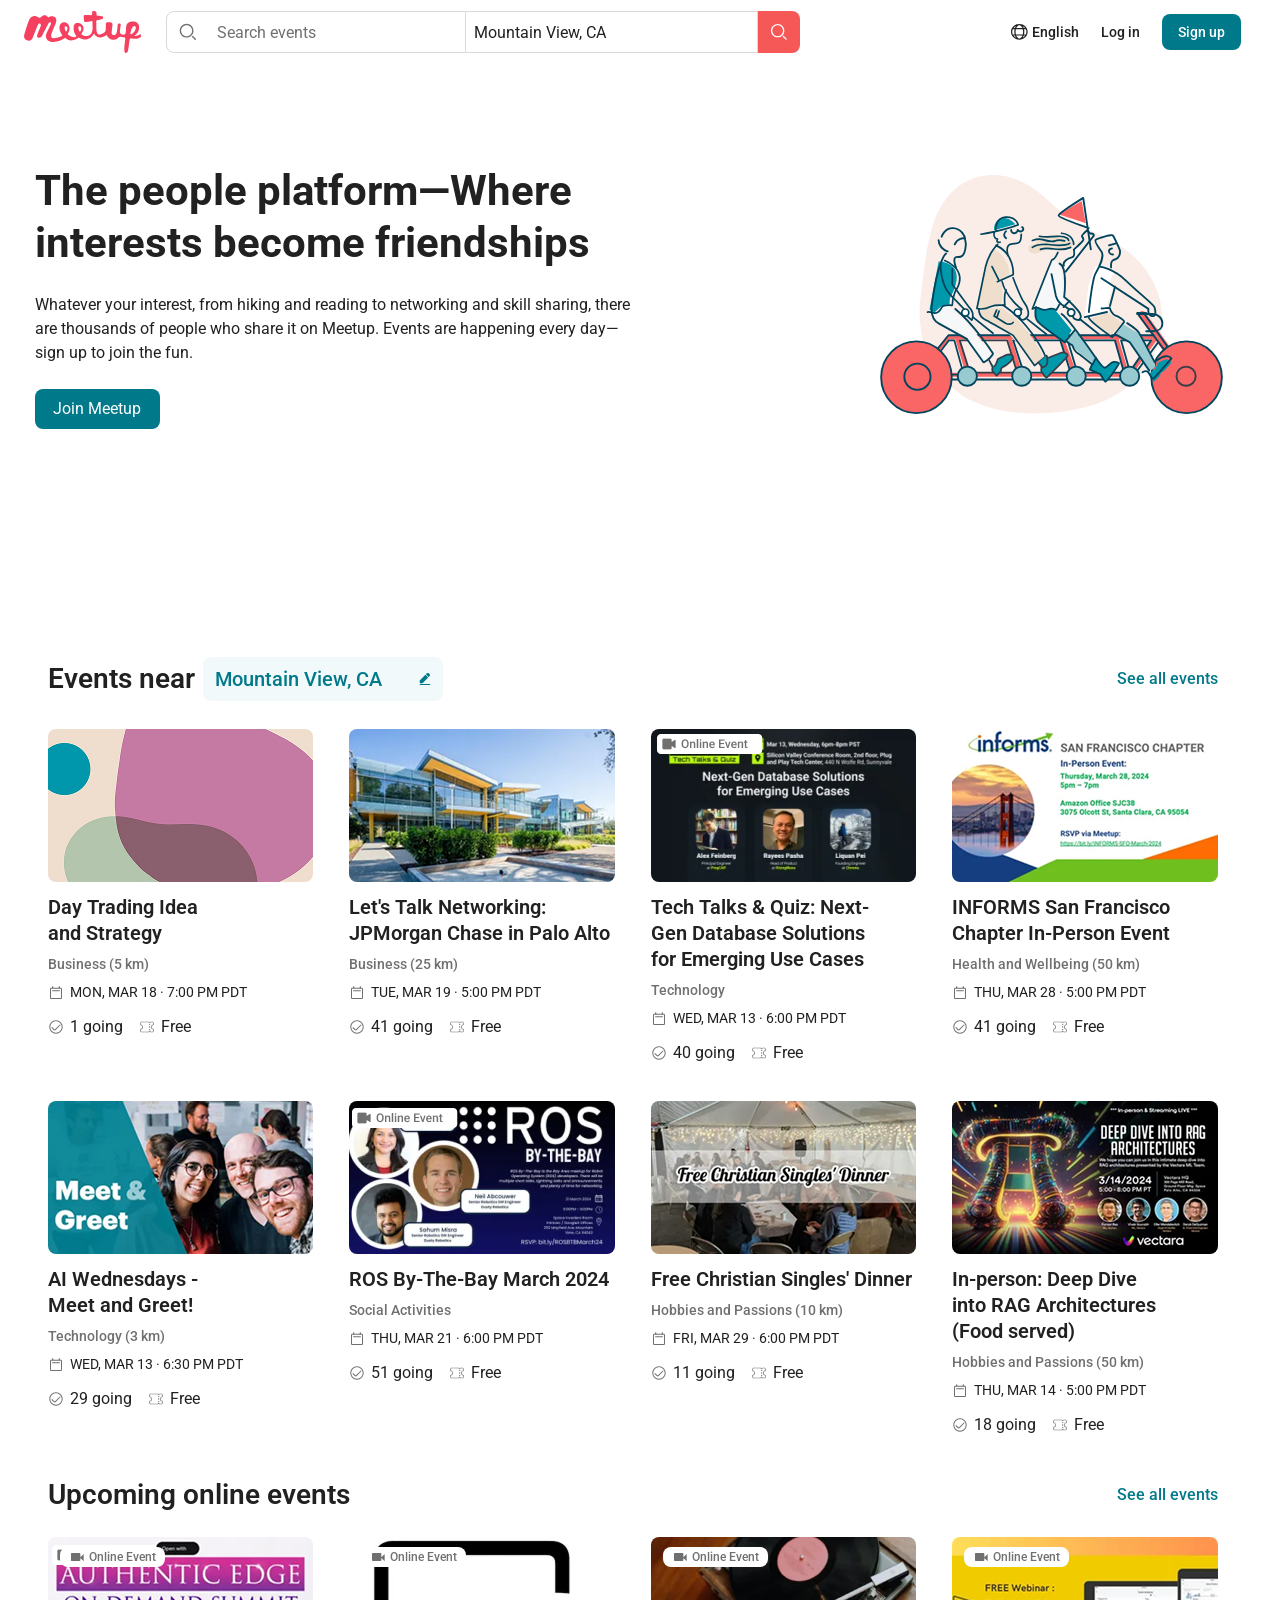
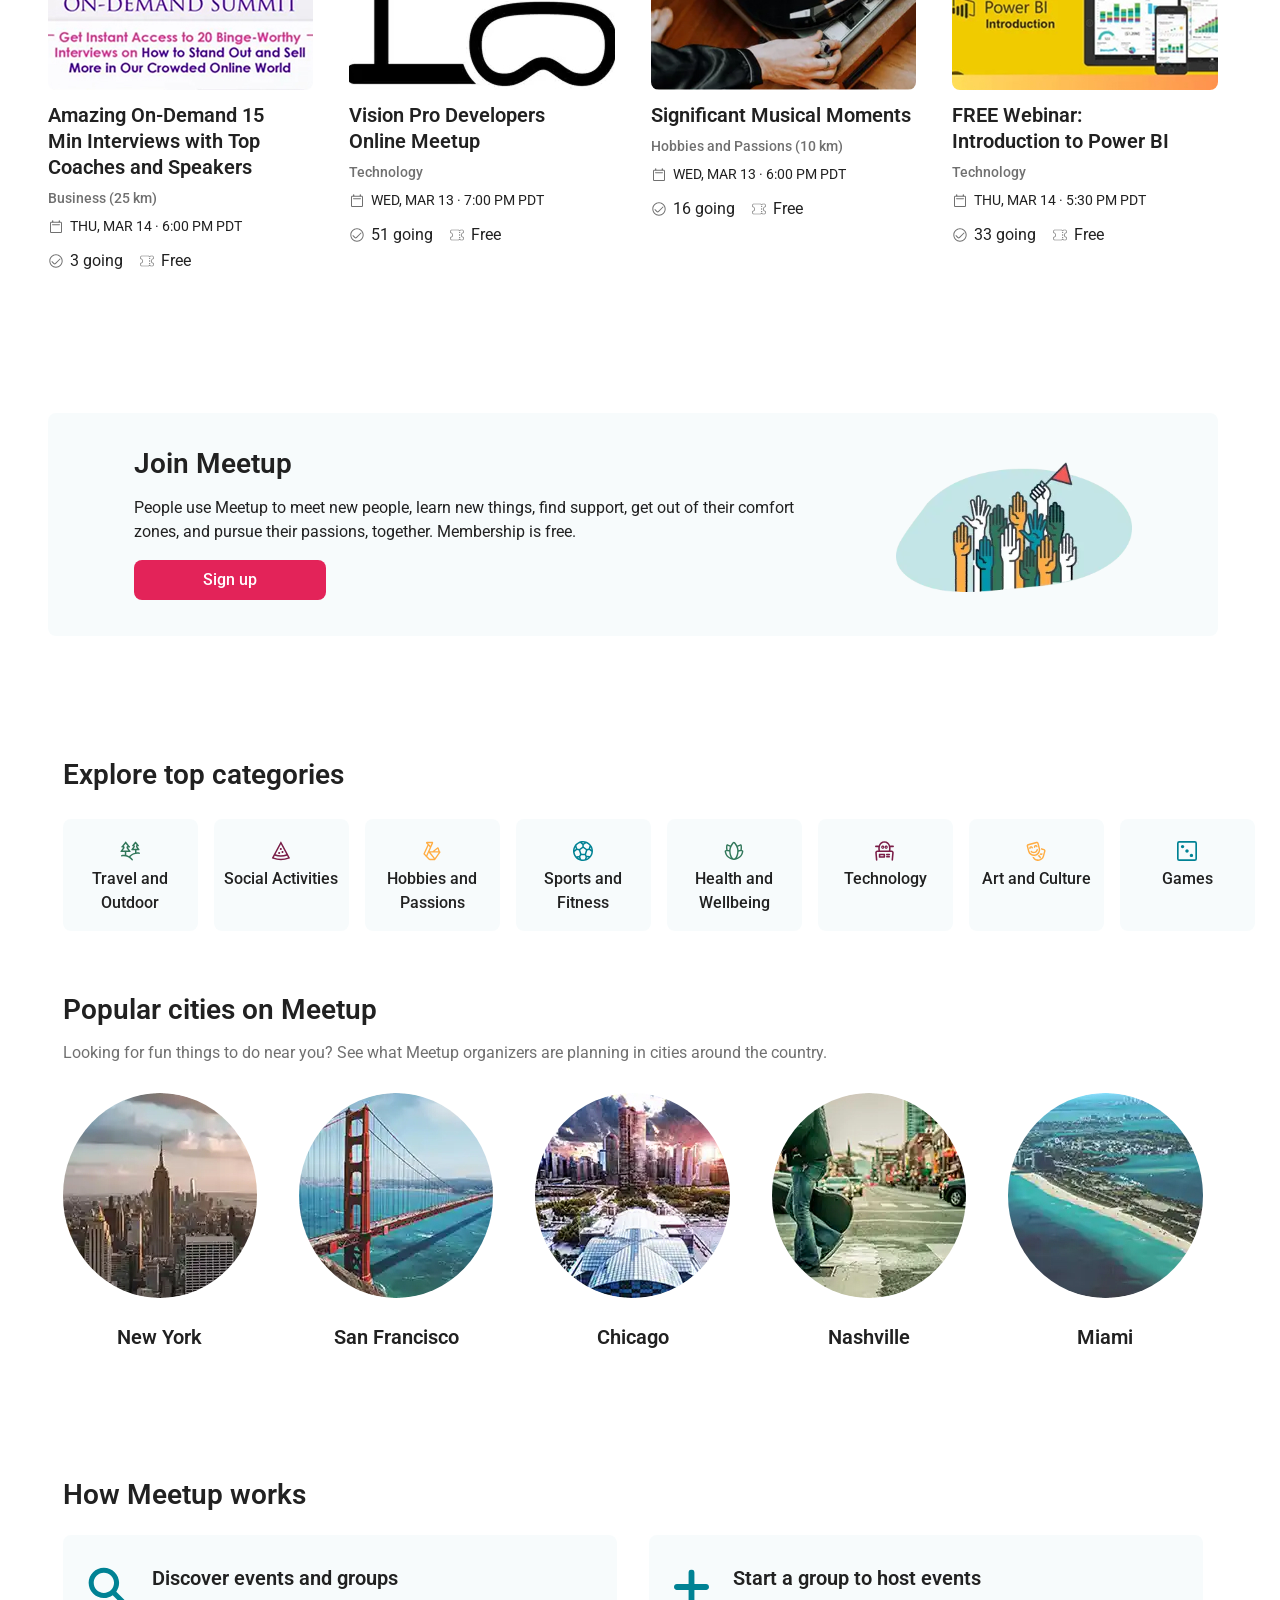
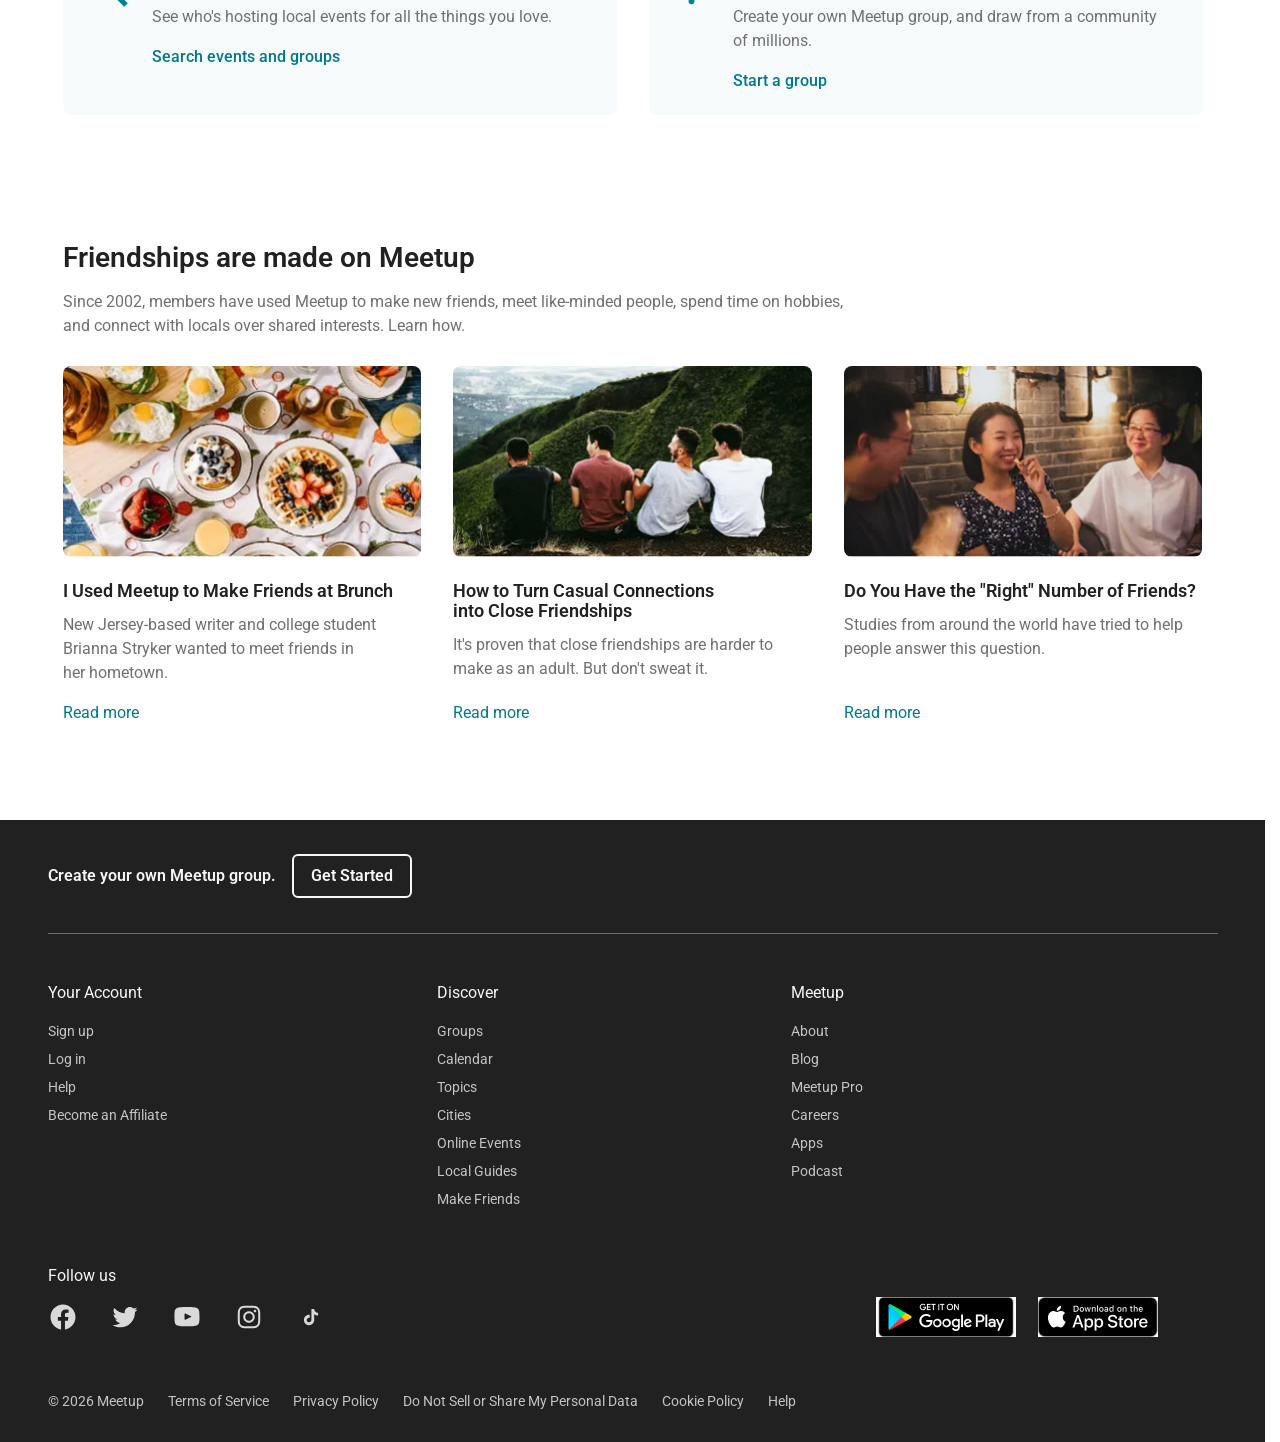
<file: index.html>
<!doctype html>
<html lang="en">
  <head>
    <meta charset="UTF-8" />
    <meta name="viewport" content="width=device-width, initial-scale=1.0" />

    <title>Meetup</title>

    <link rel="preconnect" href="https://fonts.googleapis.com" />
    <link rel="preconnect" href="https://fonts.gstatic.com" crossorigin />
    <link
      href="https://fonts.googleapis.com/css2?family=Roboto:wght@400;500;700&display=swap"
      rel="stylesheet"
    />
    <link rel="stylesheet" href="./css/style.css" >
    <link rel="stylesheet" href="./css/header.css" >
    <link rel="stylesheet" href="./css/bikes.css" >
    <link rel="stylesheet" href="./css/events.css">
    <link rel="stylesheet" href="./css/reset.css">
    <link rel="stylesheet" href="./css/footer.css">
  </head>
        
      <body>
        <!-- HEADER -->
        <header class="header">
        <div class="header__container">
          <a class="header__logo" href="./img/svg/header/logo.svg">
            <img
              class="header__logo-img"
              src="./img/svg/header/logo.svg"
              alt="Meetup logo"
            />
          </a>

          <form class="header__search">
            <label class="header__search-bar">
              <img
                class="header__search-icon"
                src="./img/svg/header/searchB.svg"
                alt="search"
              />
              <input
                class="header__search-input"
                type="text"
                placeholder="Search events"
              />
            </label>

            <label class="header__location-bar">
              <input
                class="header__location-input"
                type="text"
                value="Mountain View, CA"
              />
            </label>

            <button class="header__search-button" type="submit">
              <img
                class="header__search-button-icon"
                src="./img/svg/header/searchW.svg"
                alt="search"
              />
            </button>
          </form>

          <div class="header__btns">
            <button class="header__language" type="button">
              <img
                class="header__earth-icon"
                src="./img/svg/header/earth.svg"
                alt="language"
              />
              <span>English</span>
            </button>

            <a class="header__login" href="#"> Log in </a>

            <a class="header__signup" href="#"> Sign up </a>
          </div>
        </div>

      </header>
      <section class="bike">
          <div class="bike__container">
            <div class="bike__content">
              <h1 class="bike__title">
                The people platform—Where interests become friendships
              </h1>

              <p class="bike__text">
                Whatever your interest, from hiking and reading to networking
                and skill sharing, there are thousands of people who share it on
                Meetup. Events are happening every day—sign up to join the fun.
              </p>

              <a class="bike__button" href="./second_page.html"> Join Meetup </a>
            </div>

            <div class="bike__image-box">
              <img
                class="bike__image"
                src="./img/bikes.svg"
                alt="Bike"
              />
            </div>
          </div>
        </section>
        
            <!-- NEAR EVENTS -->
        <section class="events">
           <div class="container">
        <div class="events-header">
            <h2 class="events-main-title">
                Events near
                <span class="events-location-wrapper">
                    <span class="events-location">Mountain View, CA</span>
                    <img src="./img/svg/icons/pencil.svg" alt="pen" class="event-icon-pencil">
                </span>
            </h2>
            <a href="./second_page.html" class="events-see-all">See all events</a>
        </div>
          <div class="events-near-grid">
            <!-- CARD1 -->
             <div class="event-card">
            <div class="event-card-media">
                    <img src="./img/svg/events/near/1.jpg" alt="trade" class="event-card-img">
                </div>
                <div class="event-card-info">
                    <h3 class="event-card-title">Day Trading Idea and Strategy</h3>
                    <p class="event-card-category">Business (5 km)</p>
                    <div class="event-card-date-row">
                        <img src="./img/svg/icons/calendar.svg" alt="calendar" class="event-icon-meta">
                        <span class="event-card-date">Mon, Mar 18 · 7:00 PM PDT</span>
                    </div>
                    <div class="event-card-meta-box">
                        <div class="event-meta-row">
                            <img src="./img/svg/icons/chek.svg" alt="check" class="event-icon-meta">
                            <span>1 going</span>
                        </div>
                        <div class="event-meta-row">
                            <img src="./img/svg/icons/ticket.svg" alt="ticket" class="event-icon-meta">
                            <span>Free</span>
                        </div>
                    </div>
                </div>
                </div>
              <!-- CARD2 -->
                 <div class="event-card">
                <div class="event-card-media">
                    <img src="./img/svg/events/near/2.jpg" alt="" class="event-card-img">
                </div>
                <div class="event-card-info">
                    <h3 class="event-card-title">Let's Talk Networking: JPMorgan Chase in Palo Alto</h3>
                    <p class="event-card-category">Business (25 km)</p>
                    <div class="event-card-date-row">
                        <img src="./img/svg/icons/calendar.svg" alt="" class="event-icon-meta">
                        <span class="event-card-date">Tue, Mar 19 · 5:00 PM PDT</span>
                    </div>
                    <div class="event-card-meta-box">
                        <div class="event-meta-row">
                            <img src="./img/svg/icons/chek.svg" alt="" class="event-icon-meta">
                            <span>41 going</span>
                        </div>
                        <div class="event-meta-row">
                            <img src="./img/svg/icons/ticket.svg" alt="" class="event-icon-meta">
                            <span>Free</span>
                        </div>
                    </div>
                </div>
            </div>
            <!-- CARD3 -->
            <div class="event-card">
                <div class="event-card-media">
                    <img src="./img/svg/events/near/3.jpg" alt="" class="event-card-img">
                </div>
                <div class="event-card-info">
                    <h3 class="event-card-title">Tech Talks & Quiz: Next-Gen Database Solutions for Emerging Use Cases</h3>
                    <p class="event-card-category">Technology</p>
                    <div class="event-card-date-row">
                        <img src="./img/svg/icons/calendar.svg" alt="" class="event-icon-meta">
                        <span class="event-card-date">Wed, Mar 13 · 6:00 PM PDT</span>
                    </div>
                    <div class="event-card-meta-box">
                        <div class="event-meta-row">
                            <img src="./img/svg/icons/chek.svg" alt="" class="event-icon-meta">
                            <span>40 going</span>
                        </div>
                        <div class="event-meta-row">
                            <img src="./img/svg/icons/ticket.svg" alt="" class="event-icon-meta">
                            <span>Free</span>
                        </div>
                    </div>
                </div>
            </div>
            <!-- CARD4 -->
             <div class="event-card">
                <div class="event-card-media">
                    <img src="./img/svg/events/near/4.jpg" alt="" class="event-card-img">
                </div>
                <div class="event-card-info">
                    <h3 class="event-card-title">INFORMS San Francisco Chapter In-Person Event</h3>
                    <p class="event-card-category">Health and Wellbeing (50 km)</p>
                    <div class="event-card-date-row">
                        <img src="./img/svg/icons/calendar.svg" alt="" class="event-icon-meta">
                        <span class="event-card-date">Thu, Mar 28 · 5:00 PM PDT</span>
                    </div>
                    <div class="event-card-meta-box">
                        <div class="event-meta-row">
                            <img src="./img/svg/icons/chek.svg" alt="" class="event-icon-meta">
                            <span>41 going</span>
                        </div>
                        <div class="event-meta-row">
                            <img src="./img/svg/icons/ticket.svg" alt="" class="event-icon-meta">
                            <span>Free</span>
                        </div>
                    </div>
                </div>
            </div>
            <!-- CARD5 -->
              <div class="event-card">
                <div class="event-card-media">
                    <img src="./img/svg/events/near/5.jpg" alt="" class="event-card-img">
                </div>
                <div class="event-card-info">
                    <h3 class="event-card-title">AI Wednesdays - Meet and Greet!</h3>
                    <p class="event-card-category">Technology (3 km)</p>
                    <div class="event-card-date-row">
                        <img src="./img/svg/icons/calendar.svg" alt="" class="event-icon-meta">
                        <span class="event-card-date">WED, MAR 13 · 6:30 PM PDT</span>
                    </div>
                    <div class="event-card-meta-box">
                        <div class="event-meta-row">
                            <img src="./img/svg/icons/chek.svg" alt="" class="event-icon-meta">
                            <span>29 going</span>
                        </div>
                        <div class="event-meta-row">
                            <img src="./img/svg/icons/ticket.svg" alt="" class="event-icon-meta">
                            <span>Free</span>
                        </div>
                    </div>
                </div>
            </div>
            <!-- CARD6 -->
             <div class="event-card">
                <div class="event-card-media">
                    <img src="./img/svg/events/near/6.jpg" alt="" class="event-card-img">
                </div>
                <div class="event-card-info">
                    <h3 class="event-card-title">ROS By-The-Bay March 2024</h3>
                    <p class="event-card-category">Social Activities</p>
                    <div class="event-card-date-row">
                        <img src="./img/svg/icons/calendar.svg" alt="" class="event-icon-meta">
                        <span class="event-card-date">THU, MAR 21 · 6:00 PM PDT</span>
                    </div>
                    <div class="event-card-meta-box">
                        <div class="event-meta-row">
                            <img src="./img/svg/icons/chek.svg" alt="" class="event-icon-meta">
                            <span>51 going</span>
                        </div>
                        <div class="event-meta-row">
                            <img src="./img/svg/icons/ticket.svg" alt="" class="event-icon-meta">
                            <span>Free</span>
                        </div>
                    </div>
                </div>
            </div>
            <!-- CARD7 -->
              <div class="event-card">
                <div class="event-card-media">
                    <img src="./img/svg/events/near/7.jpg" alt="" class="event-card-img">
                </div>
                <div class="event-card-info">
                    <h3 class="event-card-title">Free Christian Singles' Dinner</h3>
                    <p class="event-card-category">Hobbies and Passions (10 km)</p>
                    <div class="event-card-date-row">
                        <img src="./img/svg/icons/calendar.svg" alt="" class="event-icon-meta">
                        <span class="event-card-date">FRI, MAR 29 · 6:00 PM PDT</span>
                    </div>
                    <div class="event-card-meta-box">
                        <div class="event-meta-row">
                            <img src="./img/svg/icons/chek.svg" alt="" class="event-icon-meta">
                            <span>11 going</span>
                        </div>
                        <div class="event-meta-row">
                            <img src="./img/svg/icons/ticket.svg" alt="" class="event-icon-meta">
                            <span>Free</span>
                        </div>
                    </div>
                </div>
            </div>
            <!-- CARD8 -->
             <div class="event-card">
                <div class="event-card-media">
                    <img src="./img/svg/events/near/8.jpg" alt="" class="event-card-img">
                </div>
                <div class="event-card-info">
                    <h3 class="event-card-title">In-person: Deep Dive into RAG Architectures (Food served)</h3>
                    <p class="event-card-category">Hobbies and Passions (50 km)</p>
                    <div class="event-card-date-row">
                        <img src="./img/svg/icons/calendar.svg" alt="" class="event-icon-meta">
                        <span class="event-card-date">THU, MAR 14 · 5:00 PM PDT</span>
                    </div>
                    <div class="event-card-meta-box">
                        <div class="event-meta-row">
                            <img src="./img/svg/icons/chek.svg" alt="" class="event-icon-meta">
                            <span>18 going</span>
                        </div>
                        <div class="event-meta-row">
                            <img src="./img/svg/icons/ticket.svg" alt="" class="event-icon-meta">
                            <span>Free</span>
                        </div>
                    </div>
                </div>
            </div>
          </div>

          <!-- ONLINE_EVENTS -->
          <section class="upcoming-events">
            <div class="contained">
                <div class="events-header">
                    <h2 class="events-main-title">Upcoming online events</h2>
                    <a href="./second_page.html" class="events-see-all">See all events</a>
                </div>

                <div class="online-events-grid">

                    <div class="event-card">
                        <div class="event-card-media">
                            <span class="online-badge">Online Event</span>
                            <img src="./img/svg/events/online/online1.jpg" alt="" class="event-card-img">
                        </div>
                        <div class="event-card-info">
                            <h3 class="event-card-title">Amazing On-Demand 15 Min Interviews with Top Coaches and Speakers</h3>
                            <p class="event-card-category">Business (25 km)</p>
                            <div class="event-card-date-row">
                                <img src="./img/svg/icons/calendar.svg" alt="" class="event-icon-meta">
                                <span class="event-card-date">THU, MAR 14 · 6:00 PM PDT</span>
                            </div>
                            <div class="event-card-meta-box">
                                <div class="event-meta-row">
                                    <img src="./img/svg/icons/chek.svg" alt="" class="event-icon-meta">
                                    <span>3 going</span>
                                </div>
                                <div class="event-meta-row">
                                    <img src="./img/svg/icons/ticket.svg" alt="" class="event-icon-meta">
                                    <span>Free</span>
                                </div>
                            </div>
                        </div>
                    </div>

                    <div class="event-card">
                        <div class="event-card-media">
                            <span class="online-badge">Online Event</span>
                            <img src="./img/svg/events/online/online2.jpg" alt="" class="event-card-img">
                        </div>
                        <div class="event-card-info">
                            <h3 class="event-card-title">Vision Pro Developers Online Meetup</h3>
                            <p class="event-card-category">Technology</p>
                            <div class="event-card-date-row">
                                <img src="./img/svg/icons/calendar.svg" alt="" class="event-icon-meta">
                                <span class="event-card-date">WED, MAR 13 · 7:00 PM PDT</span>
                            </div>
                            <div class="event-card-meta-box">
                                <div class="event-meta-row">
                                    <img src="./img/svg/icons/chek.svg" alt="" class="event-icon-meta">
                                    <span>51 going</span>
                                </div>
                                <div class="event-meta-row">
                                    <img src="./img/svg/icons/ticket.svg" alt="" class="event-icon-meta">
                                    <span>Free</span>
                                </div>
                            </div>
                        </div>
                    </div>

                    <div class="event-card">
                        <div class="event-card-media">
                            <span class="online-badge">Online Event</span>
                            <img src="./img/svg/events/online/online3.jpg" alt="" class="event-card-img">
                        </div>
                        <div class="event-card-info">
                            <h3 class="event-card-title">Significant Musical Moments</h3>
                            <p class="event-card-category">Hobbies and Passions (10 km)</p>
                            <div class="event-card-date-row">
                                <img src="./img/svg/icons/calendar.svg" alt="" class="event-icon-meta">
                                <span class="event-card-date">WED, MAR 13 · 6:00 PM PDT</span>
                            </div>
                            <div class="event-card-meta-box">
                                <div class="event-meta-row">
                                    <img src="./img/svg/icons/chek.svg" alt="" class="event-icon-meta">
                                    <span>16 going</span>
                                </div>
                                <div class="event-meta-row">
                                    <img src="./img/svg/icons/ticket.svg" alt="" class="event-icon-meta">
                                    <span>Free</span>
                                </div>
                            </div>
                        </div>
                    </div>

                    <div class="event-card">
                        <div class="event-card-media">
                            <span class="online-badge">Online Event</span>
                            <img src="./img/svg/events/online/online4.jpg" alt="" class="event-card-img">
                        </div>
                        <div class="event-card-info">
                            <h3 class="event-card-title">FREE Webinar: Introduction to Power BI</h3>
                            <p class="event-card-category">Technology</p>
                            <div class="event-card-date-row">
                                <img src="./img/svg/icons/calendar.svg" alt="" class="event-icon-meta">
                                <span class="event-card-date">THU, MAR 14 · 5:30 PM PDT</span>
                            </div>
                            <div class="event-card-meta-box">
                                <div class="event-meta-row">
                                    <img src="./img/svg/icons/chek.svg" alt="" class="event-icon-meta">
                                    <span>33 going</span>
                                </div>
                                <div class="event-meta-row">
                                    <img src="./img/svg/icons/ticket.svg" alt="" class="event-icon-meta">
                                    <span>Free</span>
                                </div>
                            </div>
                        </div>
                    </div>

                </div>
            </div>
        </section>

        <!-- JOINMEETUP -->
         <section class="join-meetup">
            <div class="container">
                <div class="join-wrapper">
                    <div class="join-content">
                        <h2 class="join-title">Join Meetup</h2>
                        <p class="join-text">People use Meetup to meet new people, learn new things, find support, get out of their comfort zones, and pursue their passions, together. Membership is free.</p>
                        <a href="./second_page.html" class="join-btn">Sign up</a>
                    </div>
                    <img src="./img/hands.svg" alt="Join Meetup" class="join-img">
                </div>
            </div>
        </section>

        <!-- CATEGORY -->
        <section class="categories">
            <div class="container">
                <h2 class="categories-title">Explore top categories</h2>
                <div class="categories-grid">
                    <a href="#" class="category-card">
                        <img src="./img/svg/icons/category/travel_and_outdoor.svg.svg" alt="" class="category-icon">
                        <span class="category-text">Travel and Outdoor</span>
                    </a>
                    <a href="#" class="category-card">
                        <img src="./img/svg/icons/category/social_activities.svg.svg" alt="" class="category-icon">
                        <span class="category-text">Social Activities</span>
                    </a>
                    <a href="#" class="category-card">
                        <img src="./img/svg/icons/category/hobbies_and_passions.svg.svg" alt="" class="category-icon">
                        <span class="category-text">Hobbies and Passions</span>
                    </a>
                    <a href="#" class="category-card">
                        <img src="./img/svg/icons/category/sports_and_fitness.svg.svg" alt="" class="category-icon">
                        <span class="category-text">Sports and Fitness</span>
                    </a>
                    <a href="#" class="category-card">
                        <img src="./img/svg/icons/category/health_and_wellness.svg.svg" alt="" class="category-icon">
                        <span class="category-text">Health and Wellbeing</span>
                    </a>
                    <a href="#" class="category-card">
                        <img src="./img/svg/icons/category/technology.svg.svg" alt="" class="category-icon">
                        <span class="category-text">Technology</span>
                    </a>
                    <a href="#" class="category-card">
                        <img src="./img/svg/icons/category/art_and_culture.svg.svg" alt="" class="category-icon">
                        <span class="category-text">Art and Culture</span>
                    </a>
                    <a href="#" class="category-card">
                        <img src="./img/svg/icons/category/games.svg.svg" alt="" class="category-icon">
                        <span class="category-text">Games</span>
                    </a>
                </div>
            </div>
        </section>


        <!-- POPULAR CITIES -->
         <section class="popular-cities">
            <div class="container">
                <h2 class="cities-title">Popular cities on Meetup</h2>
                <p class="cities-subtitle">Looking for fun things to do near you? See what Meetup organizers are planning in cities around the country.</p>
                <div class="cities-grid">
                    <div class="city-card">
                        <img src="./img/svg/city/new_york.jpg" alt="New York" class="city-img">
                        <span class="city-name">New York</span>
                    </div>
                    <div class="city-card">
                        <img src="./img/svg/city/san_francisco.jpg" alt="San Francisco" class="city-img">
                        <span class="city-name">San Francisco</span>
                    </div>
                    <div class="city-card">
                        <img src="./img/svg/city/chicago.jpg" alt="Chicago" class="city-img">
                        <span class="city-name">Chicago</span>
                    </div>
                    <div class="city-card">
                        <img src="./img/svg/city/nashville.jpg" alt="Nashville" class="city-img">
                        <span class="city-name">Nashville</span>
                    </div>
                    <div class="city-card">
                        <img src="./img/svg/city/miami.jpg" alt="Miami" class="city-img">
                        <span class="city-name">Miami</span>
                    </div>
                </div>
            </div>
        </section>

        <!-- HOW IT WORKS -->

         <section class="how-it-works">
            <div class="container">
                <h2 class="how-title">How Meetup works</h2>
                <div class="works-grid">
                    <div class="work-card">
                        <div class="work-icon-box">
                            <img src="./img/svg/icons/search.svg" alt="Search" class="work-icon">
                        </div>
                        <div class="work-content">
                            <h3 class="work-card-title">Discover events and groups</h3>
                            <p class="work-text">See who's hosting local events for all the things you love.</p>
                            <a href="./second_page.html" class="work-link">Search events and groups</a>
                        </div>
                    </div>
                    <div class="work-card">
                        <div class="work-icon-box">
                            <img src="./img/svg/icons/plus.svg" alt="Create" class="work-icon">
                        </div>
                        <div class="work-content">
                            <h3 class="work-card-title">Start a group to host events</h3>
                            <p class="work-text">Create your own Meetup group, and draw from a community of millions.</p>
                            <a href="./second_page.html" class="work-link">Start a group</a>
                        </div>
                    </div>
                </div>
            </div>
        </section>

        <!-- FRIENDSHIPS -->
         <section class="friendships">
            <div class="container">
                <h2 class="friendships-title">Friendships are made on Meetup</h2>
                <p class="friendships-subtitle">Since 2002, members have used Meetup to make new friends, meet like-minded people, spend time on hobbies, and connect with locals over shared interests. Learn how.</p>
                <div class="friendships-grid">
                    <article class="friend-card">
                        <img src="./img/svg/friendships/friend1.jpg" alt="Story" class="friend-img">
                        <h3 class="friend-card-title">I Used Meetup to Make Friends at Brunch</h3>
                        <p class="friend-card-text">New Jersey-based writer and college student Brianna Stryker wanted to meet friends in her hometown.</p>
                        <a href="#" class="friend-link">Read more</a>
                    </article>
                    <article class="friend-card">
                        <img src="./img/svg/friendships/friend2.jpg" alt="Story" class="friend-img">
                        <h3 class="friend-card-title">How to Turn Casual Connections into Close Friendships</h3>
                        <p class="friend-card-text">It's proven that close friendships are harder to make as an adult. But don't sweat it.</p>
                        <a href="#" class="friend-link">Read more</a>
                    </article>
                    <article class="friend-card">
                        <img src="./img/svg/friendships/friend3.jpg" alt="Story" class="friend-img">
                        <h3 class="friend-card-title">Do You Have the "Right" Number of Friends?</h3>
                        <p class="friend-card-text">Studies from around the world have tried to help people answer this question.</p>
                        <a href="#" class="friend-link">Read more</a>
                    </article>
                </div>
            </div>
        </section>
        </section>
        <!-- FOOTER -->
         <footer class="footer">
                <div class="container">
        <div class="footer-top">
            <p class="create-text">Create your own Meetup group.</p>
            <a href="./second_page.html" class="get-started-btn">Get Started</a>
        </div>
        <hr class="footer-line">
        <div class="footer-columns">
            <div class="footer-col">
                <h4 class="col-title">Your Account</h4>
                <a href="#">Sign up</a>
                <a href="#">Log in</a>
                <a href="#">Help</a>
                <a href="#">Become an Affiliate</a>
            </div>
            <div class="footer-col">
                <h4 class="col-title">Discover</h4>
                <a href="#">Groups</a>
                <a href="#">Calendar</a>
                <a href="#">Topics</a>
                <a href="#">Cities</a>
                <a href="#">Online Events</a>
                <a href="#">Local Guides</a>
                <a href="#">Make Friends</a>
            </div>
            <div class="footer-col">
                <h4 class="col-title">Meetup</h4>
                <a href="#">About</a>
                <a href="#">Blog</a>
                <a href="#">Meetup Pro</a>
                <a href="#">Careers</a>
                <a href="#">Apps</a>
                <a href="#">Podcast</a>
            </div>
        </div>
        <div class="footer-social-row">
            <h4 class="social-title">Follow us</h4>
            <div class="social-wrapper">
                <div class="social-icons">
                    <img src="./img/svg/footer/fb.svg" alt="FB">
                    <img src="./img/svg/footer/tw.svg" alt="TW">
                    <img src="./img/svg/footer/yt.svg" alt="YT">
                    <img src="./img/svg/footer/ig.svg" alt="IG">
                    <img src="./img/svg/footer/tt.svg" alt="TT">
                </div>
                <div class="store-links">
                    <img src="./img/svg/footer/gg.jpg" alt="Google">
                    <img src="./img/svg/footer/ios.jpg" alt="Apple">
                </div>
            </div>
        </div>
        <div class="footer-bottom">
            <span>© 2026 Meetup</span>
            <a href="#">Terms of Service</a>
            <a href="#">Privacy Policy</a>
            <a href="#">Do Not Sell or Share My Personal Data</a>
            <a href="#">Cookie Policy</a>
            <a href="#">Help</a>
        </div>
    </div>
</footer>
    </body>
         

       
    <script src=""></script>
  
</html>
</file>
<file: css/style.css>
/* General styles */

:root {
  --color-blue: #00798a;
  --color-white: #ffffff;
  --color-dark: #212121;
  --color-light: #f6f7f8;
  --color-red: #f65858;
  --color-gray: #707070;
  --color-location-bg: rgba(151, 202, 209, 0.12);

  --container-width: 1196px;
  --page-width: 1512px;
  --radius-small: 8px;
}

.container {
    max-width: 1200px;
    margin: 0 auto;
    padding: 0 15px;
    width: 100%;
}

html {
  font-size: 16px;
}

body {
  margin: 0;
  font-family: "Roboto", Arial, sans-serif;
  color: var(--color-dark);
  background-color: var(--color-white);
}

.page {
  width: 100%;
  min-height: 100vh;
  background-color: var(--color-white);
}

.main {
  width: 100%;
}
</file>
<file: css/header.css>
/* Header */

.header {
  width: 100%;
  background-color: var(--color-white);
}

.header__container {
  width: 100%;
  max-width: 1512px;
  min-height: 64px;
  margin: 0 auto;
  padding: 0 24px;

  display: flex;
  align-items: center;
  gap: 24px;
}

.header__logo {
  width: 118.34px;
  height: 34px;

  display: flex;
  align-items: center;
  flex-shrink: 0;

  text-decoration: none;
}

.header__logo-img {
  width: 100%;
  height: auto;
  display: block;
}

.header__search {
  width: 100%;
  max-width: 634px;
  height: 42px;

  display: flex;
  align-items: center;
}

.header__search-bar,
.header__location-bar {
  height: 100%;

  display: flex;
  align-items: center;

  border: 1px solid #d9d9d9;
  background-color: var(--color-white);
}

.header__search-bar {
  width: 300px;
  border-radius: 8px 0 0 8px;
}

.header__location-bar {
  width: 292px;
  border-left: none;
}

.header__search-icon {
  width: 22px;
  height: 22px;
  margin-left: 10px;
  margin-right: 10px;

  display: block;
  flex-shrink: 0;
}

.header__search-input,
.header__location-input {
  width: 100%;
  height: 100%;
  padding: 0 8px;

  border: none;
  outline: none;

  font-size: 16px;
  font-weight: 400;
  line-height: 100%;
  color: var(--color-black);
  background-color: transparent;
}

.header__search-input::placeholder {
  color: var(--color-gray);
}

.header__search-button {
  width: 42px;
  height: 42px;
  padding: 0;

  border: none;
  border-radius: 0 8px 8px 0;

  display: flex;
  align-items: center;
  justify-content: center;

  background-color: var(--color-red);
  cursor: pointer;
}

.header__search-button-icon {
  width: 16px;
  height: 16px;
  display: block;
}

.header__btns {
  margin-left: auto;

  display: flex;
  align-items: center;
  gap: 22px;

  white-space: nowrap;
}

.header__language,
.header__login,
.header__signup {
  font-size: 14px;
  font-weight: 500;
  line-height: 20px;
  text-decoration: none;
}

.header__language {
  padding: 0;

  border: none;
  background-color: transparent;

  display: flex;
  align-items: center;
  gap: 4px;

  color: var(--color-dark);
  cursor: pointer;
}

.header__earth-icon {
  width: 16.67px;
  height: 16.67px;
  display: block;
}

.header__login {
  color: var(--color-dark);
}

.header__signup {
  padding: 8px 16px;

  border-radius: 8px;
  background-color: var(--color-blue);
  color: var(--color-white);
}

/* ADAPT */


@media (max-width: 768px) {
  .header__container {
    flex-wrap: wrap;
    padding-top: 12px;
    padding-bottom: 12px;
  }

  .header__search {
    order: 3;
    max-width: none;
    width: 100%;
  }

  .header__search-field,
  .header__location-field {
    flex: 1;
    width: auto;
  }
}
</file>
<file: css/bikes.css>
.bike {
  width: 100%;
  padding: 98px 0 96px;
  background-color: var(--color-white);
}

.bike__container {
  width: 100%;
  max-width: 1196px;
  margin: 0 auto;

  display: flex;
  align-items: center;
  justify-content: space-between;
  gap: 96px;
}

.bike__content {
  width: 100%;
  max-width: 608px;
}

.bike__title {
  margin: 0 0 24px;

  font-size: 42px;
  font-weight: 700;
  line-height: 52px;
  color: var(--color-dark);
}

.bike__text {
  margin: 0 0 24px;

  font-size: 16px;
  font-weight: 400;
  line-height: 24px;
  color: var(--color-dark);
}

.bike__button {
  width: 125px;
  height: 40px;

  display: flex;
  align-items: center;
  justify-content: center;

  border-radius: var(--radius-small);
  background-color: var(--color-blue);
  color: var(--color-white);

  font-size: 16px;
  font-weight: 400;
  line-height: 24px;
  text-decoration: none;
}

.bike__image-box {
  width: 379px;
  height: 269px;

  display: flex;
  align-items: center;
  justify-content: center;
  flex-shrink: 0;
}

.bike__image {
  width: 100%;
  height: auto;
  display: block;
}

/* ADAPT */
@media (max-width: 768px) {
  .bike {
    padding: 48px 24px;
  }

  .bike__container {
    flex-direction: column;
    align-items: flex-start;
    gap: 32px;
  }

  .bike__content {
    max-width: 100%;
  }

  .bike__title {
    font-size: 32px;
    line-height: 40px;
  }

  .bike__text {
    font-size: 15px;
    line-height: 22px;
  }

  .bike__button {
    display: none;
  }

  .bike__image-box {
    width: 100%;
    max-width: 379px;
    margin: 0 auto;
  }
}

@media (max-width: 480px) {
  .bike {
    padding: 40px 16px;
  }

  .bike__container {
    flex-direction: column;
    align-items: center;
    gap: 24px;
  }

  .bike__content {
    max-width: 100%;
    text-align: center;
  }

  .bike__title {
    font-size: 24px;
    line-height: 32px;
    margin-bottom: 16px;
  }

  .bike__text {
    font-size: 14px;
    line-height: 20px;
    margin-bottom: 16px;
  }

  .bike__button {
    display: none;
  }

  .bike__image-box {
    width: 100%;
    max-width: 300px;
    margin: 0 auto;
  }

  .bike__image {
    width: 100%;
    height: auto;
  }
}
</file>
<file: css/events.css>
/* MAIN EVENTS */
.events {
    background-color: var(--color-white);
    padding-top: 130px;
    padding-bottom: 40px;
}

.events-header {
    display: flex;
    justify-content: space-between;
    align-items: center;
    margin-bottom: 28px;
}

.events-main-title {
    font-size: 28px;
    font-weight: 600;
    line-height: 36px;
    color: var(--color-dark);
    display: flex;
    align-items: center;
    gap: 8px;
}

.events-location-wrapper {
    display: inline-flex;
    align-items: center;
    width: 240px;
    height: 44px;
    background-color: var(--color-location-bg);
    border-radius: 8px;
    padding: 8px 10px 8px 12px;
    position: relative;
}

.events-location {
    color: var(--color-blue);
    font-size: 20px;
    font-weight: 500;
    white-space: nowrap;
}

/* EVENTS CHILD */

.event-icon-pencil {
    width: 16px;
    height: 16px;
    position: absolute;
    right: 10px;
}

.events-see-all {
    font-size: 16px;
    font-weight: 500;
    color: #00798a;
    text-decoration: none;
}

.events-near-grid,
.online-events-grid {
    display: grid;
    grid-template-columns: repeat(4, 1fr);
    column-gap: 36px;
    row-gap: 36px;
    width: 100%;
}

.event-card {
    display: flex;
    flex-direction: column;
    text-decoration: none;
    color: inherit;
    background-color: var(--color-white);
}

.event-card-media {
    position: relative;
    width: 100%;
    height: 153px;
    border-radius: 8px;
    overflow: hidden;
    margin-bottom: 12px;
}

.event-card-img {
    width: 100%;
    height: 100%;
    object-fit: cover;
    transition: transform 0.3s;
}

.event-card:hover .event-card-img {
    transform: scale(1.03);
}

.event-card-info {
    display: flex;
    flex-direction: column;
}

.event-card-title {
    font-size: 20px;
    font-weight: 600;
    line-height: 26px;
    color: var(--color-dark);
    margin-bottom: 8px;
    overflow: hidden;
    display: -webkit-box;
    
    -webkit-box-orient: vertical;
}

.event-card-category {
    font-size: 14px;
    font-weight: 500;
    line-height: 20px;
    color: var(--color-gray);
    margin-bottom: 8px;
}

.event-card-date-row {
    display: flex;
    align-items: center;
    margin-bottom: 12px;
}

.event-icon-meta {
    width: 16px;
    height: 16px;
    margin-right: 6px;
    flex-shrink: 0;
}

.event-card-date {
    font-size: 14px;
    font-weight: 400;
    color: var(--color-dark);
    text-transform: uppercase;
}

.event-card-meta-box {
    display: flex;
    flex-direction: row;
}

.event-meta-row {
    display: flex;
    align-items: center;
    font-size: 16px;
    font-weight: 400;
    color: var(--color-dark);
}

.event-meta-row:first-child {
    margin-right: 16px;
}

.upcoming-events .events-header {
    margin-bottom: 24px;
}

.upcoming-events {
    background-color: var(--color-white);
    padding-top: 40px;
    padding-bottom: 80px;
}

/* ONLINE-BADGE */

.online-badge {
    position: absolute;
    top: 10px;
    left: 12px;
    width: 105px;
    height: 20px;
    background-color: var(--color-white);
    color: var(--color-gray);
    font-size: 12px;
    font-weight: 500;
    border-radius: 8px;
    z-index: 2;
    display: flex;
    align-items: center;
    justify-content: center;
    gap: 4px;
}

.online-badge::before {
    content: "";
    display: block;
    width: 16px;
    height: 16px;
    flex-shrink: 0;
    background-image: url("data:image/svg+xml,%3Csvg xmlns='http://www.w3.org/2000/svg' viewBox='0 0 24 24' fill='%23707070'%3E%3Cpath d='M17 10.5V7c0-.55-.45-1-1-1H4c-.55 0-1 .45-1 1v10c0 .55.45 1 1 1h12c.55 0 1-.45 1-1v-3.5l5 5v-11l-5 5z'/%3E%3C/svg%3E");
    background-size: contain;
    background-repeat: no-repeat;
    background-position: center;
}

/* JOINMEETUP */
.join-meetup {
    background-color: rgba(151, 202, 209, 0.08);
    margin: 60px auto;
    border-radius: 8px;
    max-width: 1200px;
    padding: 0 15px;
}

.join-wrapper {
    display: flex;
    justify-content: space-between;
    align-items: center;
    gap: 40px;
    padding: 36px 56px;
}

.join-content {
    max-width: 739px;
}

.join-title {
    font-size: 28px;
    font-weight: 600;
    color: var(--color-dark);
    margin-bottom: 16px;
}

.join-text {
    font-size: 16px;
    font-weight: 400;
    line-height: 24px;
    color: var(--color-dark);
    max-width: 665px;
    margin-bottom: 16px;
}

.join-btn {
    display: inline-flex;
    align-items: center;
    justify-content: center;
    width: 192px;
    height: 40px;
    background-color: #e32359;
    color: var(--color-white);
    font-size: 16px;
    font-weight: 500;
    text-decoration: none;
    border-radius: 8px;
}

.join-img {
    width: 236px;
    height: auto;
    flex-shrink: 0;
    object-fit: contain;
}

/* CATEGORY */
.categories {
    padding: 64px 0 0 0;
}

.categories-title {
    font-size: 28px;
    font-weight: 600;
    color: var(--color-dark);
    margin-bottom: 28px;
}

.categories-grid {
    display: grid;
    grid-template-columns: repeat(8, 1fr);
    gap: 16px;
}

.category-card {
    width: 135px;
    height: 112px;
    display: flex;
    flex-direction: column;
    align-items: center;
    background-color: rgba(151, 202, 209, 0.08);
    border-radius: 8px;
    border: none;
    text-decoration: none;
    color: var(--color-dark);
    transition: background-color 0.3s;
}

.category-card:hover {
    box-shadow: 0 4px 12px rgba(0,0,0,0.1);
}

.category-icon {
    width: 20px;
    height: 20px;
    margin-top: 22px;
    margin-bottom: 6px;
}

.category-text {
    font-size: 16px;
    font-weight: 500;
    text-align: center;
    padding: 0 10px;
}

/* POPULAR CITIES */

.popular-cities {
    padding: 64px 0;
}

.cities-title {
    font-size: 28px;
    font-weight: 600;
    color: var(--color-dark);
    margin-bottom: 16px;
}

.cities-subtitle {
    font-size: 16px;
    font-weight: 400;
    color: var(--color-gray);
    margin-bottom: 28px;
}

.cities-grid {
    display: flex;
    justify-content: space-between;
    gap: 42px;
}

.city-card {
    display: flex;
    flex-direction: column;
    align-items: center;
}

.city-img {
    width: 205px;
    height: 205px;
    border-radius: 50%;
    object-fit: cover;
    margin-bottom: 24px;
}

.city-name {
    font-size: 20px;
    font-weight: 600;
    color: var(--color-dark);
    text-align: center;
}

/* HOW IT WORKS */
.how-it-works {
    padding: 64px 0;
}

.how-title {
    font-size: 28px;
    font-weight: 600;
    color: var(--color-dark);
    margin-bottom: 24px;
}

.works-grid {
    display: flex;
    gap: 32px;
}

.work-card {
    width: 580px;
    height: 180px;
    background-color: rgba(151, 202, 209, 0.08);
    border-radius: 8px;
    display: flex;
    padding: 32px 25px;
}

.work-icon {
    width: 40px;
    height: 40px;
    flex-shrink: 0;
}

.work-content {
    margin-left: 24px;
}

.work-card-title {
    font-size: 20px;
    font-weight: 600;
    color: var(--color-dark);
    margin-bottom: 16px;
}

.work-text {
    font-size: 16px;
    font-weight: 400;
    color: var(--color-gray);
    margin-bottom: 16px;
}

.work-link {
    font-size: 16px;
    font-weight: 500;
    color: #00798a;
    text-decoration: none;
}

/* FRIENDSHIPS */
.friendships {
    padding: 64px 0 55px 0;
}

.friendships-title {
    font-size: 28px;
    font-weight: 600;
    color: var(--color-dark);
    margin-bottom: 16px;
}

.friendships-subtitle {
    font-size: 16px;
    font-weight: 400;
    color: var(--color-gray);
    margin-bottom: 28px;
    max-width: 800px;
}

.friendships-grid {
    display: grid;
    grid-template-columns: repeat(3, 1fr);
    gap: 32px;
}

.friend-card {
    display: flex;
    flex-direction: column;
}

.friend-img {
    width: 376px;
    height: 191px;
    object-fit: cover;
    margin-bottom: 24px;
    border-radius: 8px;
}

.friend-card-title {
    font-size: 18px;
    font-weight: 600;
    color: var(--color-dark);
    margin-bottom: 12px;
}

.friend-card-text {
    font-size: 16px;
    font-weight: 400;
    color: var(--color-gray);
    margin-bottom: 16px;
}

.friend-link {
    font-size: 16px;
    font-weight: 400;
    color: #00798a;
    text-decoration: none;
    margin-top: auto;
}


/* ADAPT */
@media (max-width: 768px) {
    .events {
        padding-top: 60px;
        padding-bottom: 40px;
    }

    .events-header {
        flex-direction: row;
        align-items: center;
        margin-bottom: 24px;
        gap: 12px;
    }

    .events-main-title {
        font-size: 22px;
        line-height: 28px;
        display: flex;
        align-items: center;
        gap: 12px;
    }

    .events-location-wrapper {
        width: auto;
        max-width: none;
        height: 36px;
        font-size: 14px;
    }

    .events-location {
        font-size: 14px;
    }

    .events-see-all {
        font-size: 14px;
    }

    .events-near-grid,
    .online-events-grid {
        display: flex;
        flex-direction: column;
        gap: 20px;
    }

    .event-card {
        display: flex;
        flex-direction: row;
        gap: 12px;
        align-items: flex-start;
    }

    .event-card-media {
        width: 120px;
        height: 120px;
        flex-shrink: 0;
        margin-bottom: 0;
        border-radius: 6px;
    }

    .event-card-info {
        flex: 1;
        min-width: 0;
    }

    .event-card-title {
        font-size: 16px;
        line-height: 22px;
        margin-bottom: 6px;
        
    }

    .event-card-category {
        font-size: 13px;
        margin-bottom: 6px;
    }

    .event-card-date {
        font-size: 12px;
    }

    .event-meta-row {
        font-size: 13px;
    }

    .upcoming-events {
        padding-top: 40px;
        padding-bottom: 40px;
    }

    .upcoming-events .events-header {
        margin-bottom: 20px;
    }

    .categories-grid {
        grid-template-columns: repeat(4, 1fr);
        gap: 12px;
    }

    .category-card {
        width: auto;
        height: 100px;
    }

    .category-icon {
        margin-top: 16px;
        margin-bottom: 4px;
    }

    .category-text {
        font-size: 13px;
    }

    .cities-grid {
        flex-direction: row;
        justify-content: center;
        flex-wrap: wrap;
        gap: 20px;
    }

    .city-card {
        display: flex;
        flex-direction: column;
        align-items: center;
    }

    .city-img {
        width: 160px;
        height: 160px;
        margin-bottom: 16px;
    }

    .city-name {
        font-size: 18px;
    }

    .works-grid {
        flex-direction: column;
        gap: 20px;
    }

    .work-card {
        width: 100%;
        height: auto;
        padding: 24px;
    }

    .work-card-title {
        font-size: 18px;
    }

    .work-text {
        font-size: 14px;
    }

    .friendships-grid {
        grid-template-columns: 1fr;
        gap: 24px;
    }

    .friend-img {
        width: 100%;
        height: 200px;
        margin-bottom: 16px;
    }

    .join-meetup {
        margin: 40px auto;
        padding: 0 15px;
    }

    .join-wrapper {
        flex-direction: column;
        align-items: center;
        text-align: center;
        padding: 32px 24px;
        gap: 24px;
    }

    .join-content {
        max-width: 100%;
    }

    .join-title {
        font-size: 24px;
        margin-bottom: 0;
    }

    .join-text {
        font-size: 15px;
        margin-bottom: 0;
        max-width: 100%;
    }

    .join-btn {
        width: 100%;
        max-width: 300px;
        height: 40px;
        font-size: 14px;
    }

    .join-img {
        width: 100%;
        max-width: 220px;
        order: -1;
    }
}

@media (max-width: 480px) {
    .events {
        padding-top: 40px;
        padding-bottom: 24px;
    }

    .events-header {
        flex-direction: row;
        align-items: center;
        margin-bottom: 20px;
        gap: 8px;
    }

    .events-main-title {
        font-size: 18px;
        line-height: 24px;
        display: flex;
        align-items: center;
        gap: 8px;
        flex-wrap: wrap;
    }

    .events-location-wrapper {
        width: auto;
        height: 32px;
        padding: 6px 8px;
    }

    .events-location {
        font-size: 13px;
    }

    .events-see-all {
        display: none;
    }

    .events-near-grid,
    .online-events-grid {
        gap: 16px;
    }

    .event-card {
        gap: 10px;
    }

    .event-card-media {
        width: 100px;
        height: 100px;
        border-radius: 5px;
    }

    .event-card-title {
        font-size: 14px;
        line-height: 18px;
        margin-bottom: 4px;
    }

    .event-card-category {
        font-size: 12px;
        margin-bottom: 4px;
    }

    .event-card-date-row {
        margin-bottom: 8px;
    }

    .event-card-date {
        font-size: 11px;
    }

    .event-meta-row {
        font-size: 12px;
    }

    .online-badge {
        width: 90px;
        height: 18px;
        font-size: 10px;
        top: 8px;
        left: 8px;
    }

    .upcoming-events {
        padding-top: 30px;
        padding-bottom: 30px;
    }

    .upcoming-events .events-header {
        margin-bottom: 16px;
    }

    .categories-grid {
        grid-template-columns: repeat(2, 1fr);
        gap: 10px;
    }

    .category-card {
        height: 90px;
    }

    .category-icon {
        width: 16px;
        height: 16px;
        margin-top: 12px;
        margin-bottom: 4px;
    }

    .category-text {
        font-size: 11px;
    }

    .cities-grid {
        display: grid;
        grid-template-columns: repeat(2, 1fr);
        gap: 20px;
    }

    .city-card {
        display: flex;
        flex-direction: column;
        align-items: center;
        text-align: center;
    }

    .city-img {
        width: 140px;
        height: 140px;
        margin-bottom: 12px;
    }

    .city-name {
        font-size: 16px;
    }

    .works-grid {
        gap: 16px;
    }

    .work-card {
        padding: 20px;
        flex-direction: column;
    }

    .work-card-title {
        font-size: 16px;
    }

    .work-text {
        font-size: 13px;
    }

    .work-link {
        font-size: 13px;
    }

    .friendships {
        padding: 40px 0 30px 0;
    }

    .friendships-title {
        font-size: 20px;
    }

    .friendships-subtitle {
        font-size: 14px;
    }

    .friend-img {
        height: 180px;
        margin-bottom: 12px;
    }

    .friend-card-title {
        font-size: 16px;
    }

    .friend-card-text {
        font-size: 14px;
    }

    .join-meetup {
        margin: 40px auto;
        padding: 0 12px;
    }

    .join-wrapper {
        padding: 24px;
        gap: 20px;
        flex-direction: column;
        align-items: center;
        text-align: center;
    }

    .join-content {
        max-width: 100%;
        order: -1;
    }

    .join-title {
        font-size: 22px;
        margin-bottom: 20px;
    }

    .join-text {
        font-size: 14px;
        margin-bottom: 20px;
        max-width: 100%;
    }

    .join-btn {
        width: 100%;
        height: 36px;
        font-size: 14px;
    }

    .join-img {
        width: 100%;
        max-width: 200px;
        order: -2;
        margin-bottom: 10px;
    }
}
</file>
<file: css/footer.css>
.footer {
    background-color: var(--color-dark);
    color: var(--color-light);
    padding-top: 34px;
    padding-bottom: 30px;
}

.footer-top {
    display: flex;
    align-items: center;
    gap: 16px;
    margin-bottom: 35px;
}

.create-text {
    font-size: 16px;
    font-weight: 600;
}

.get-started-btn {
    width: 120px;
    height: 44px;
    display: flex;
    align-items: center;
    justify-content: center;
    border: 2px solid var(--color-light);
    border-radius: 6px;
    color: var(--color-light);
    font-size: 16px;
    font-weight: 600;
    text-decoration: none;
}

.footer-line {
    border: none;
    border-top: 1px solid #707070;
    margin-bottom: 50px;
}

.footer-columns {
    display: flex;
    gap: 270px;
    margin-bottom: 50px;
}

.col-title {
    font-size: 16px;
    font-weight: 400;
    margin-bottom: 20px;
}

.footer-col a {
    display: block;
    color: #c5c4c4;
    text-decoration: none;
    margin-bottom: 7px;
    font-size: 14px;
}

.footer-social-row {
    margin-bottom: 30px;
}

.social-title {
    font-size: 16px;
    font-weight: 400;
    margin-bottom: 12px;
}

.social-wrapper {
    display: flex;
    align-items: center;
}

.social-icons {
    display: flex;
    gap: 32px;
}

.social-icons img {
    width: 30px;
}

.store-links {
    display: flex;
    gap: 22px;
    margin-left: 550px;
}

.footer-bottom {
    display: flex;
    gap: 24px;
    font-size: 14px;
    color: #c5c4c4;
    padding-top: 24px;
}

.footer-bottom a {
    color: #c5c4c4;
    text-decoration: none;
}

/* ADAPT */
@media (max-width: 768px) {
    .footer {
        padding-top: 24px;
        padding-bottom: 20px;
    }

    .footer-top {
        gap: 12px;
        margin-bottom: 20px;
    }

    .create-text {
        font-size: 14px;
        font-weight: 400;
    }

    .get-started-btn {
        width: auto;
        padding: 0 16px;
        height: 38px;
        font-size: 13px;
        flex-shrink: 0;
    }

    .footer-line {
        margin-bottom: 24px;
    }

    .footer-columns {
        display: grid;
        grid-template-columns: repeat(3, 1fr);
        gap: 16px;
        margin-bottom: 32px;
    }

    .col-title {
        font-size: 14px;
        font-weight: 500;
        margin-bottom: 12px;
    }

    .footer-col a {
        font-size: 12px;
        margin-bottom: 8px;
    }

    .footer-social-row {
        margin-bottom: 28px;
    }

    .social-title {
        font-size: 14px;
        font-weight: 400;
        margin-bottom: 12px;
    }

    .social-wrapper {
        align-items: center;
    }

    .social-icons {
        gap: 16px;
        margin-bottom: 0;
    }

    .social-icons img {
        width: 24px;
    }

    .store-links {
        display: none;
    }

    .footer-bottom {
        gap: 0;
        font-size: 12px;
        padding-top: 16px;
    }

    .footer-bottom a {
        display: none;
    }
}

@media (max-width: 480px) {
    .footer {
        padding-top: 18px;
        padding-bottom: 18px;
    }

    .footer-top {
        flex-direction: column;
        align-items: flex-start;
        gap: 10px;
        margin-bottom: 18px;
    }

    .create-text {
        font-size: 13px;
        width: 100%;
    }

    .get-started-btn {
        width: 100%;
        padding: 0;
        height: 40px;
        font-size: 13px;
    }

    .footer-line {
        margin-bottom: 20px;
    }

    .footer-columns {
        grid-template-columns: repeat(3, 1fr);
        gap: 12px;
        margin-bottom: 24px;
    }

    .col-title {
        font-size: 13px;
        margin-bottom: 10px;
    }

    .footer-col a {
        font-size: 11px;
        margin-bottom: 6px;
    }

    .footer-social-row {
        margin-bottom: 20px;
    }

    .social-title {
        font-size: 13px;
        margin-bottom: 10px;
    }

    .social-icons {
        gap: 14px;
    }

    .social-icons img {
        width: 20px;
    }

    .footer-bottom {
        padding-top: 12px;
        font-size: 11px;
    }
}
</file>
